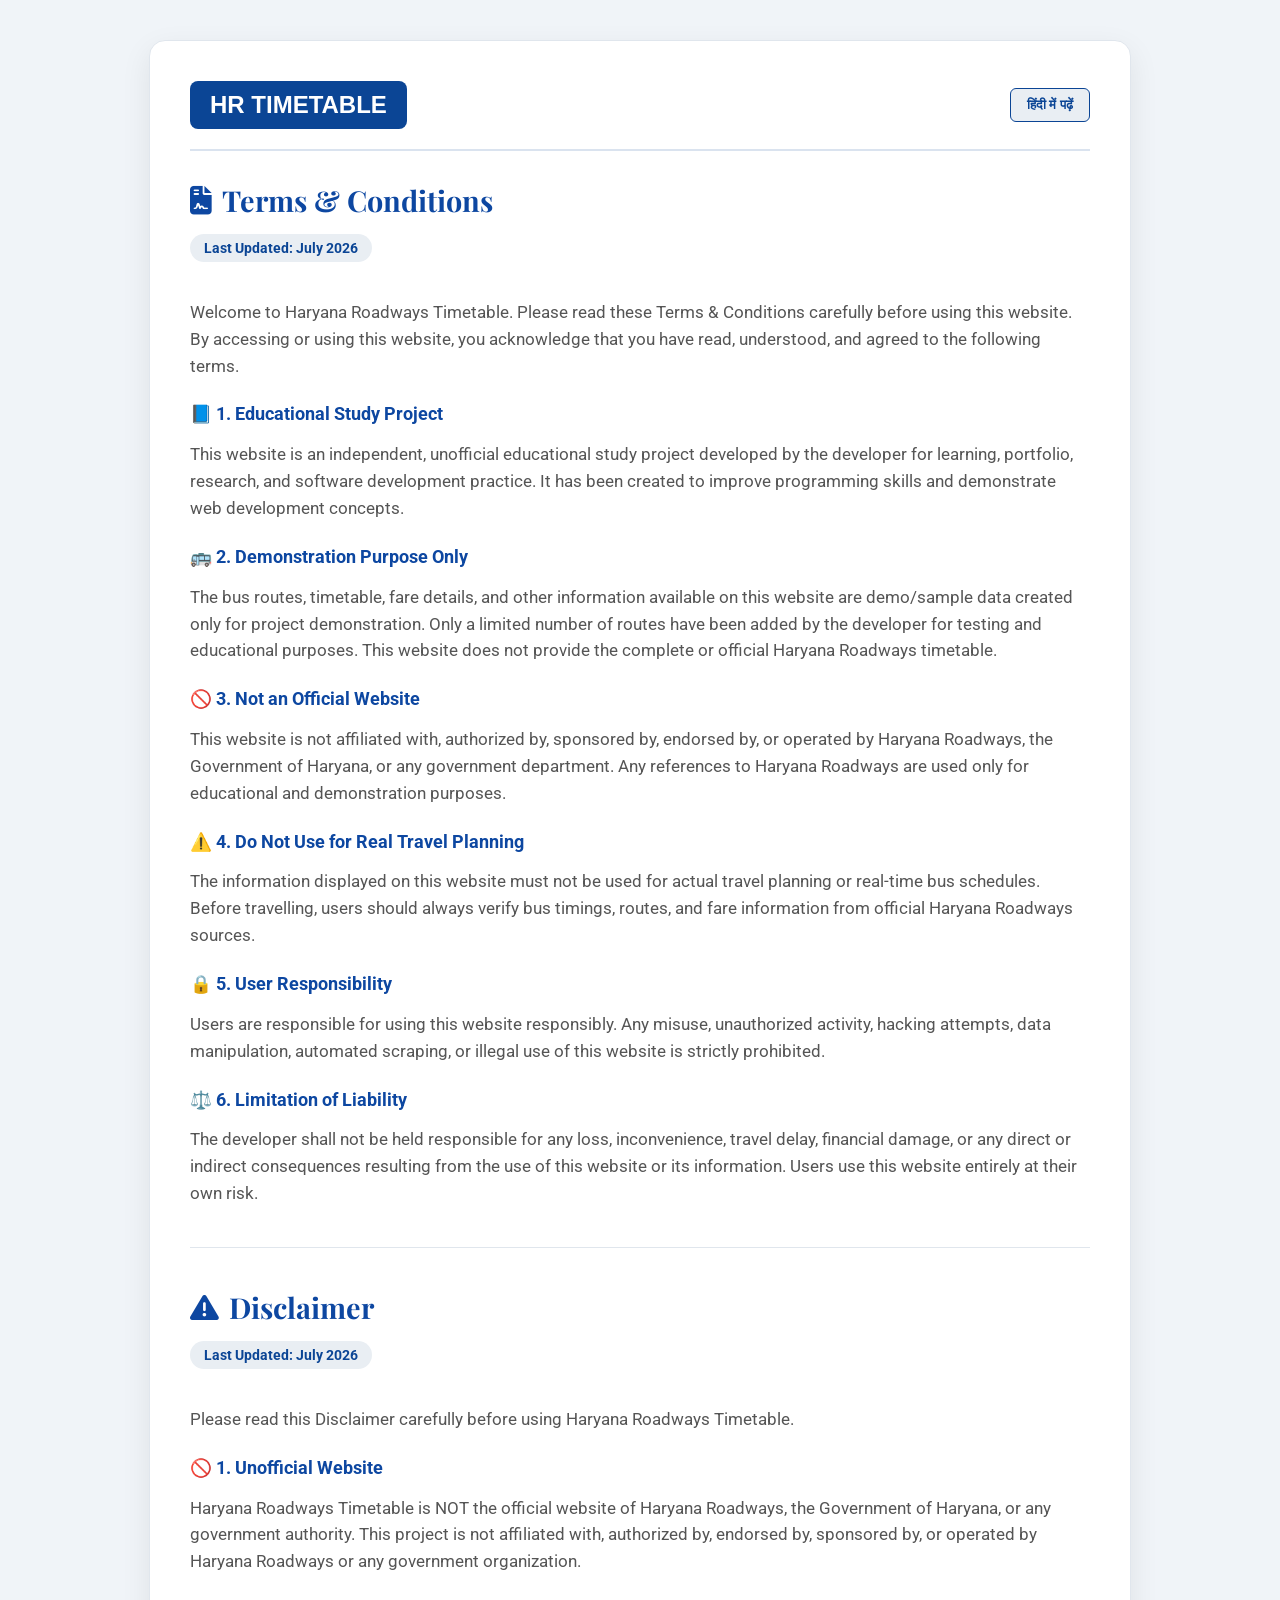
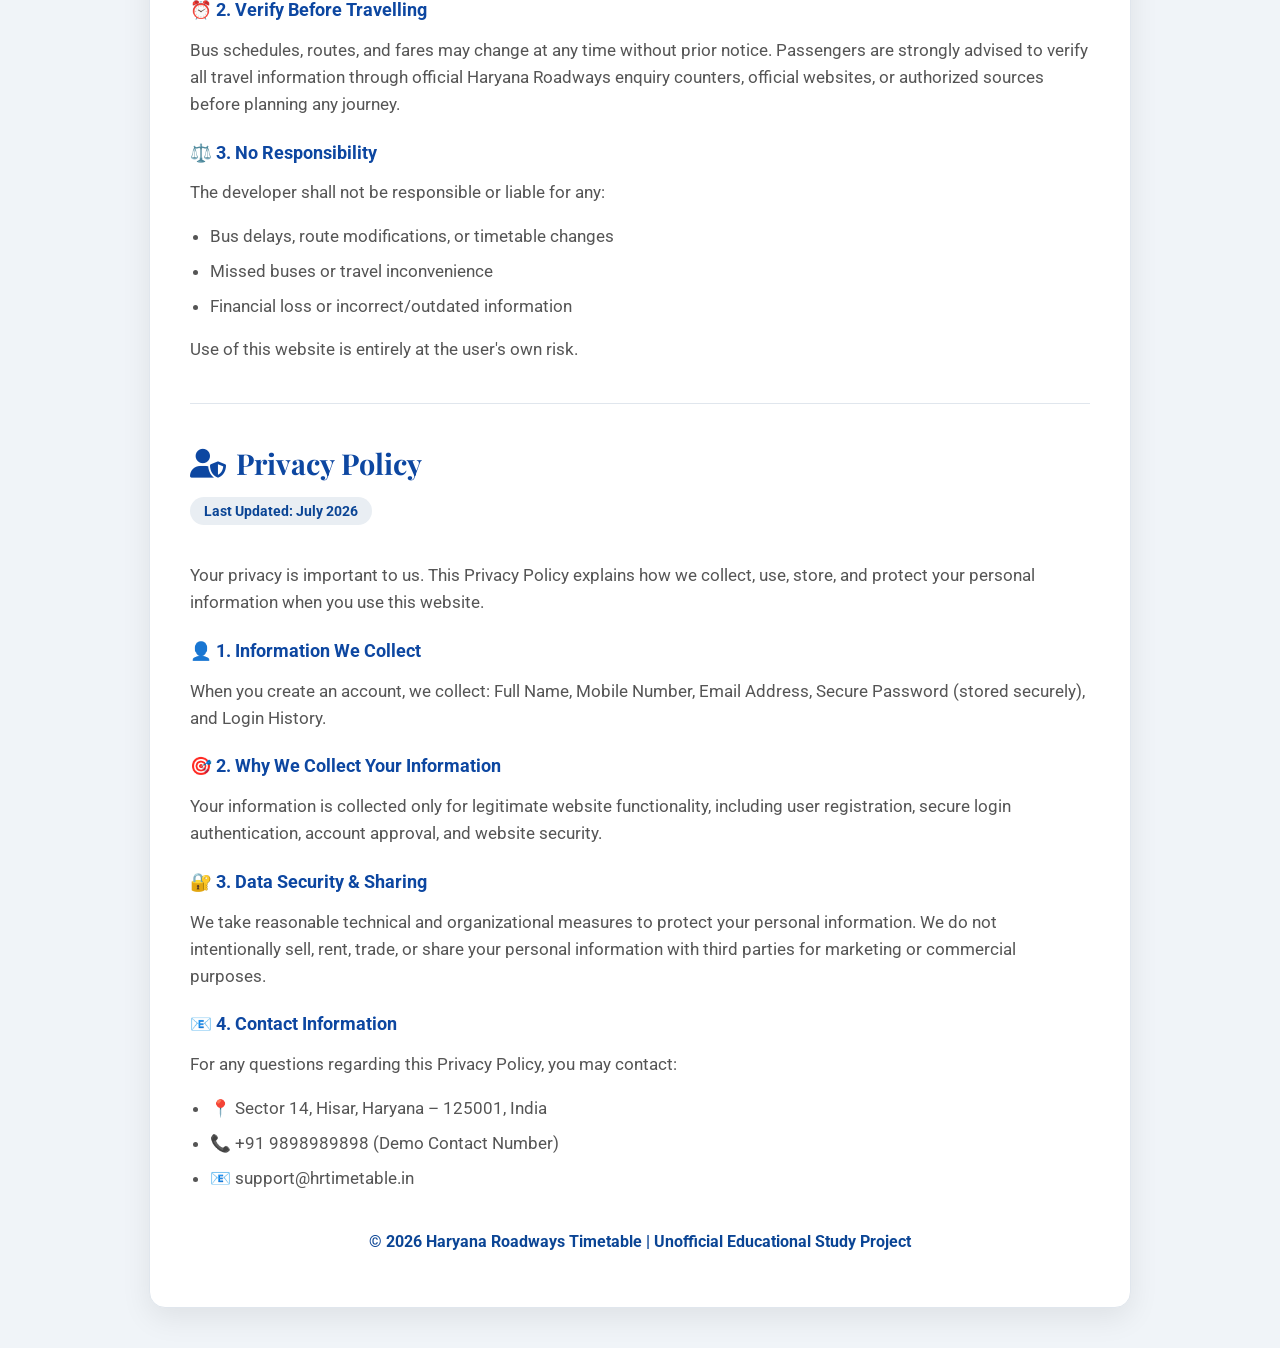
<file: terms.html>
<!DOCTYPE html>
<html lang="en">
<head>
    <meta charset="UTF-8">
    <meta name="viewport" content="width=device-width, initial-scale=1.0">
    <title>Legal & Privacy | Haryana Roadways</title>
    <link rel="stylesheet" href="https://cdnjs.cloudflare.com/ajax/libs/font-awesome/6.4.0/css/all.min.css">
    <link href="https://fonts.googleapis.com/css2?family=Roboto:wght@300;400;500;700&family=Playfair+Display:wght@700&display=swap" rel="stylesheet">
    <style>
        body { font-family: 'Roboto', sans-serif; background-color: #f0f4f8; margin: 0; padding: 20px; color: #333; }
        .legal-wrapper { max-width: 900px; margin: 20px auto; background: #fff; padding: 40px; border-radius: 16px; box-shadow: 0 10px 30px rgba(0,0,0,0.08); border: 1px solid #e0e6ed; }
        .legal-header { display: flex; justify-content: space-between; align-items: center; border-bottom: 2px solid rgba(11, 69, 149, 0.15); padding-bottom: 20px; margin-bottom: 30px; }
        .logo-box { background: #0b4595; color: white; padding: 10px 20px; border-radius: 8px; font-weight: 900; font-size: 1.5rem; font-family: 'Arial Black', sans-serif; display: inline-block; }
        .lang-btn { background: #e9eef3; color: #0b4595; border: 1px solid #0b4595; padding: 8px 16px; border-radius: 6px; font-weight: 700; cursor: pointer; transition: 0.3s; }
        .lang-btn:hover { background: #0b4595; color: white; }
        .legal-section { margin-bottom: 40px; }
        .legal-section h2 { font-family: 'Playfair Display', serif; color: #0d47a1; font-size: 1.8rem; margin-bottom: 15px; display: flex; align-items: center; gap: 10px; }
        .legal-section h3 { color: #0d47a1; font-size: 1.1rem; margin-top: 25px; margin-bottom: 10px; font-weight: 700; }
        .legal-section p, .legal-section ul { line-height: 1.6; font-size: 1.05rem; color: #555; }
        .legal-section ul { padding-left: 20px; }
        .legal-section ul li { margin-bottom: 8px; }
        .date-badge { display: inline-block; background: #e9eef3; color: #0b4595; padding: 6px 14px; border-radius: 20px; font-size: 0.85rem; font-weight: bold; margin-bottom: 20px; }
        hr { border: none; border-top: 1px solid #e0e6ed; margin: 40px 0; }
        @media (max-width: 600px) { .legal-wrapper { padding: 20px; } .legal-header { flex-direction: column; gap: 15px; } }
    </style>
</head>
<body>

    <div class="legal-wrapper">
        <div class="legal-header">
            <div class="logo-box">HR TIMETABLE</div>
            <button class="lang-btn" id="langToggle" onclick="toggleLang()">हिंदी में पढ़ें</button>
        </div>

        <!-- ENGLISH VERSION -->
        <div id="english-content">
            <!-- TERMS -->
            <div class="legal-section">
                <h2><i class="fa-solid fa-file-contract"></i> Terms & Conditions</h2>
                <div class="date-badge">Last Updated: July 2026</div>
                <p>Welcome to Haryana Roadways Timetable. Please read these Terms & Conditions carefully before using this website. By accessing or using this website, you acknowledge that you have read, understood, and agreed to the following terms.</p>
                
                <h3>📘 1. Educational Study Project</h3>
                <p>This website is an independent, unofficial educational study project developed by the developer for learning, portfolio, research, and software development practice. It has been created to improve programming skills and demonstrate web development concepts.</p>
                
                <h3>🚌 2. Demonstration Purpose Only</h3>
                <p>The bus routes, timetable, fare details, and other information available on this website are demo/sample data created only for project demonstration. Only a limited number of routes have been added by the developer for testing and educational purposes. This website does not provide the complete or official Haryana Roadways timetable.</p>
                
                <h3>🚫 3. Not an Official Website</h3>
                <p>This website is not affiliated with, authorized by, sponsored by, endorsed by, or operated by Haryana Roadways, the Government of Haryana, or any government department. Any references to Haryana Roadways are used only for educational and demonstration purposes.</p>
                
                <h3>⚠️ 4. Do Not Use for Real Travel Planning</h3>
                <p>The information displayed on this website must not be used for actual travel planning or real-time bus schedules. Before travelling, users should always verify bus timings, routes, and fare information from official Haryana Roadways sources.</p>
                
                <h3>🔒 5. User Responsibility</h3>
                <p>Users are responsible for using this website responsibly. Any misuse, unauthorized activity, hacking attempts, data manipulation, automated scraping, or illegal use of this website is strictly prohibited.</p>
                
                <h3>⚖️ 6. Limitation of Liability</h3>
                <p>The developer shall not be held responsible for any loss, inconvenience, travel delay, financial damage, or any direct or indirect consequences resulting from the use of this website or its information. Users use this website entirely at their own risk.</p>
            </div>

            <hr>

            <!-- DISCLAIMER -->
            <div class="legal-section">
                <h2><i class="fa-solid fa-triangle-exclamation"></i> Disclaimer</h2>
                <div class="date-badge">Last Updated: July 2026</div>
                <p>Please read this Disclaimer carefully before using Haryana Roadways Timetable.</p>

                <h3>🚫 1. Unofficial Website</h3>
                <p>Haryana Roadways Timetable is NOT the official website of Haryana Roadways, the Government of Haryana, or any government authority. This project is not affiliated with, authorized by, endorsed by, sponsored by, or operated by Haryana Roadways or any government organization.</p>

                <h3>⏰ 2. Verify Before Travelling</h3>
                <p>Bus schedules, routes, and fares may change at any time without prior notice. Passengers are strongly advised to verify all travel information through official Haryana Roadways enquiry counters, official websites, or authorized sources before planning any journey.</p>

                <h3>⚖️ 3. No Responsibility</h3>
                <p>The developer shall not be responsible or liable for any:</p>
                <ul>
                    <li>Bus delays, route modifications, or timetable changes</li>
                    <li>Missed buses or travel inconvenience</li>
                    <li>Financial loss or incorrect/outdated information</li>
                </ul>
                <p>Use of this website is entirely at the user's own risk.</p>
            </div>

            <hr>

            <!-- PRIVACY POLICY -->
            <div class="legal-section">
                <h2><i class="fa-solid fa-user-shield"></i> Privacy Policy</h2>
                <div class="date-badge">Last Updated: July 2026</div>
                <p>Your privacy is important to us. This Privacy Policy explains how we collect, use, store, and protect your personal information when you use this website.</p>

                <h3>👤 1. Information We Collect</h3>
                <p>When you create an account, we collect: Full Name, Mobile Number, Email Address, Secure Password (stored securely), and Login History.</p>

                <h3>🎯 2. Why We Collect Your Information</h3>
                <p>Your information is collected only for legitimate website functionality, including user registration, secure login authentication, account approval, and website security.</p>

                <h3>🔐 3. Data Security & Sharing</h3>
                <p>We take reasonable technical and organizational measures to protect your personal information. We do not intentionally sell, rent, trade, or share your personal information with third parties for marketing or commercial purposes.</p>

                <h3>📧 4. Contact Information</h3>
                <p>For any questions regarding this Privacy Policy, you may contact:</p>
                <ul>
                    <li>📍 Sector 14, Hisar, Haryana – 125001, India</li>
                    <li>📞 +91 9898989898 (Demo Contact Number)</li>
                    <li>📧 support@hrtimetable.in</li>
                </ul>
            </div>
            
            <p style="text-align: center; font-weight: bold; margin-top: 30px; color: #0b4595;">© 2026 Haryana Roadways Timetable | Unofficial Educational Study Project</p>
        </div>

        <!-- HINDI VERSION -->
        <div id="hindi-content" style="display: none;">
            <!-- TERMS (HINDI) -->
            <div class="legal-section">
                <h2><i class="fa-solid fa-file-contract"></i> नियम एवं शर्तें (Terms)</h2>
                <div class="date-badge">अंतिम अपडेट: जुलाई 2026</div>
                <p>हरियाणा रोडवेज टाइमटेबल में आपका स्वागत है। इस वेबसाइट का उपयोग करने से पहले कृपया इन नियमों और शर्तों को ध्यान से पढ़ें।</p>
                
                <h3>📘 1. शैक्षिक अध्ययन परियोजना</h3>
                <p>यह वेबसाइट सीखने, पोर्टफोलियो, अनुसंधान और सॉफ्टवेयर विकास अभ्यास के लिए डेवलपर द्वारा विकसित एक स्वतंत्र, अनौपचारिक शैक्षिक अध्ययन परियोजना है। इसे प्रोग्रामिंग कौशल में सुधार करने के लिए बनाया गया है।</p>
                
                <h3>🚌 2. केवल प्रदर्शन उद्देश्य</h3>
                <p>इस वेबसाइट पर उपलब्ध बस मार्ग, समय सारिणी, किराया विवरण और अन्य जानकारी केवल परियोजना प्रदर्शन के लिए बनाए गए डेमो/नमूना डेटा हैं। यह वेबसाइट पूरी या आधिकारिक हरियाणा रोडवेज समय सारिणी प्रदान नहीं करती है।</p>
                
                <h3>🚫 3. आधिकारिक वेबसाइट नहीं</h3>
                <p>यह वेबसाइट हरियाणा रोडवेज, हरियाणा सरकार या किसी भी सरकारी विभाग से संबद्ध, अधिकृत, प्रायोजित या संचालित नहीं है।</p>
                
                <h3>⚠️ 4. वास्तविक यात्रा योजना के लिए उपयोग न करें</h3>
                <p>इस वेबसाइट पर प्रदर्शित जानकारी का उपयोग वास्तविक यात्रा योजना या वास्तविक समय बस कार्यक्रम के लिए नहीं किया जाना चाहिए। यात्रा करने से पहले, हमेशा आधिकारिक स्रोतों से जानकारी की पुष्टि करें।</p>
                
                <h3>🔒 5. उपयोगकर्ता की जिम्मेदारी</h3>
                <p>उपयोगकर्ता इस वेबसाइट का जिम्मेदारी से उपयोग करने के लिए जिम्मेदार हैं। इस वेबसाइट का कोई भी दुरुपयोग, अनधिकृत गतिविधि या हैकिंग का प्रयास सख्त वर्जित है।</p>
                
                <h3>⚖️ 6. दायित्व की सीमा</h3>
                <p>डेवलपर इस वेबसाइट या इसकी जानकारी के उपयोग से होने वाले किसी भी नुकसान, असुविधा, यात्रा में देरी या वित्तीय क्षति के लिए जिम्मेदार नहीं होगा।</p>
            </div>

            <hr>

            <!-- DISCLAIMER (HINDI) -->
            <div class="legal-section">
                <h2><i class="fa-solid fa-triangle-exclamation"></i> अस्वीकरण (Disclaimer)</h2>
                <div class="date-badge">अंतिम अपडेट: जुलाई 2026</div>

                <h3>🚫 1. अनौपचारिक वेबसाइट</h3>
                <p>यह वेबसाइट हरियाणा रोडवेज या हरियाणा सरकार की आधिकारिक वेबसाइट नहीं है। यह परियोजना किसी भी सरकारी संगठन से संबद्ध या समर्थित नहीं है।</p>

                <h3>⏰ 2. यात्रा से पहले पुष्टि करें</h3>
                <p>बस कार्यक्रम, मार्ग और किराए बिना किसी पूर्व सूचना के बदल सकते हैं। यात्रियों को दृढ़ता से सलाह दी जाती है कि वे आधिकारिक हरियाणा रोडवेज पूछताछ काउंटरों के माध्यम से जानकारी की पुष्टि करें।</p>

                <h3>⚖️ 3. कोई जिम्मेदारी नहीं</h3>
                <p>डेवलपर बस में देरी, मार्ग संशोधन, समय सारिणी परिवर्तन, छूटी हुई बसें या किसी भी गलत जानकारी से होने वाले नुकसान के लिए उत्तरदायी नहीं है। इस वेबसाइट का उपयोग पूरी तरह से आपके अपने जोखिम पर है।</p>
            </div>

            <hr>

            <!-- PRIVACY POLICY (HINDI) -->
            <div class="legal-section">
                <h2><i class="fa-solid fa-user-shield"></i> गोपनीयता नीति (Privacy Policy)</h2>
                <div class="date-badge">अंतिम अपडेट: जुलाई 2026</div>
                <p>आपकी गोपनीयता हमारे लिए महत्वपूर्ण है। यह गोपनीयता नीति बताती है कि जब आप इस वेबसाइट का उपयोग करते हैं तो हम आपकी व्यक्तिगत जानकारी को कैसे सुरक्षित करते हैं।</p>

                <h3>👤 1. हम जो जानकारी एकत्र करते हैं</h3>
                <p>जब आप एक खाता बनाते हैं, तो हम आपका पूरा नाम, मोबाइल नंबर, ईमेल पता, सुरक्षित पासवर्ड और लॉगिन इतिहास एकत्र करते हैं।</p>

                <h3>🎯 2. हम जानकारी क्यों एकत्र करते हैं</h3>
                <p>आपकी जानकारी केवल वैध वेबसाइट कार्यक्षमता (जैसे उपयोगकर्ता पंजीकरण, सुरक्षित लॉगिन प्रमाणीकरण और खाता स्वीकृति) के लिए एकत्र की जाती है।</p>

                <h3>🔐 3. डेटा सुरक्षा और साझाकरण</h3>
                <p>हम आपकी व्यक्तिगत जानकारी की सुरक्षा के लिए उचित तकनीकी उपाय करते हैं। हम आपकी जानकारी को विपणन या व्यावसायिक उद्देश्यों के लिए तीसरे पक्ष के साथ बेचते या साझा नहीं करते हैं।</p>

                <h3>📧 4. संपर्क जानकारी</h3>
                <p>किसी भी प्रश्न के लिए, आप संपर्क कर सकते हैं:</p>
                <ul>
                    <li>📍 सेक्टर 14, हिसार, हरियाणा – 125001</li>
                    <li>📞 +91 9898989898 (डेमो नंबर)</li>
                    <li>📧 support@hrtimetable.in</li>
                </ul>
            </div>
            
            <p style="text-align: center; font-weight: bold; margin-top: 30px; color: #0b4595;">© 2026 हरियाणा रोडवेज टाइमटेबल | अनौपचारिक शैक्षिक अध्ययन परियोजना</p>
        </div>

    </div>

    <script>
        function toggleLang() {
            const en = document.getElementById('english-content');
            const hi = document.getElementById('hindi-content');
            const btn = document.getElementById('langToggle');
            
            if (en.style.display !== 'none') {
                en.style.display = 'none';
                hi.style.display = 'block';
                btn.innerText = 'Read in English';
            } else {
                en.style.display = 'block';
                hi.style.display = 'none';
                btn.innerText = 'हिंदी में पढ़ें';
            }
        }
    </script>
</body>
</html>
</file>
